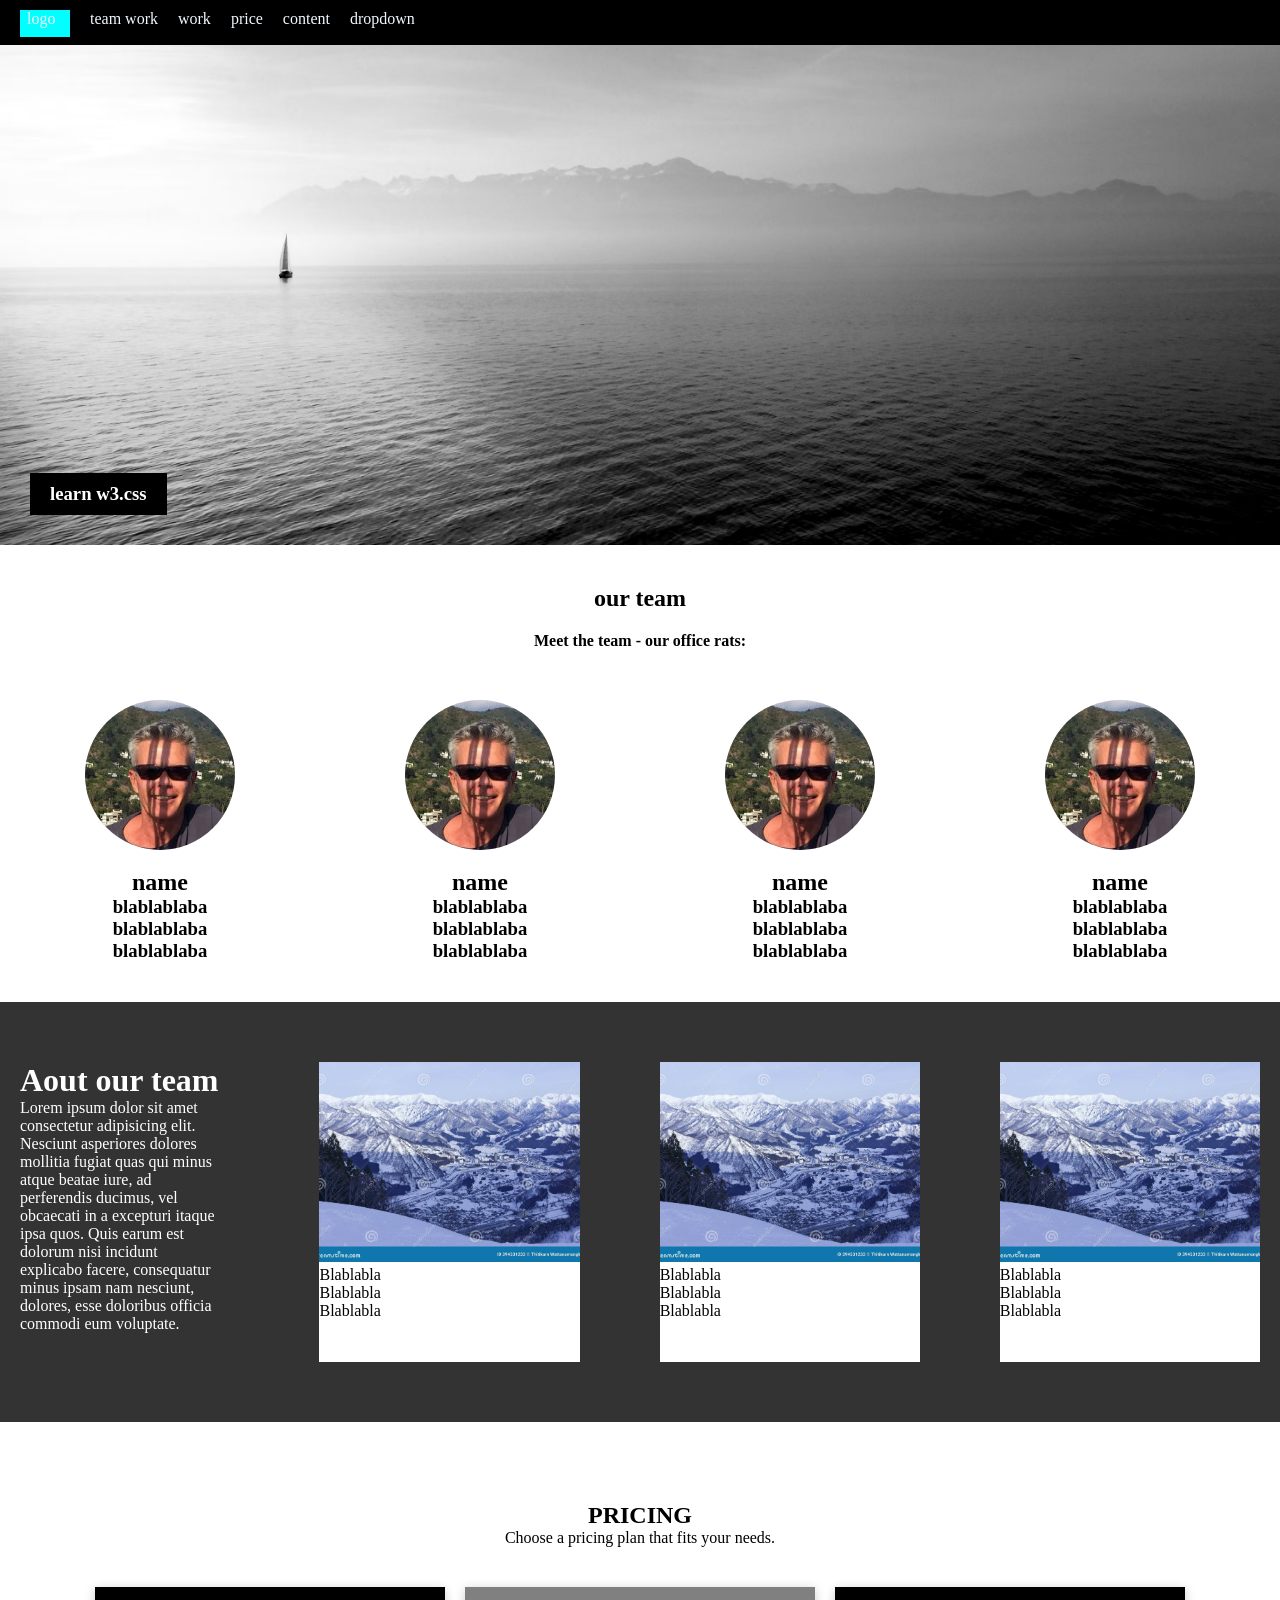
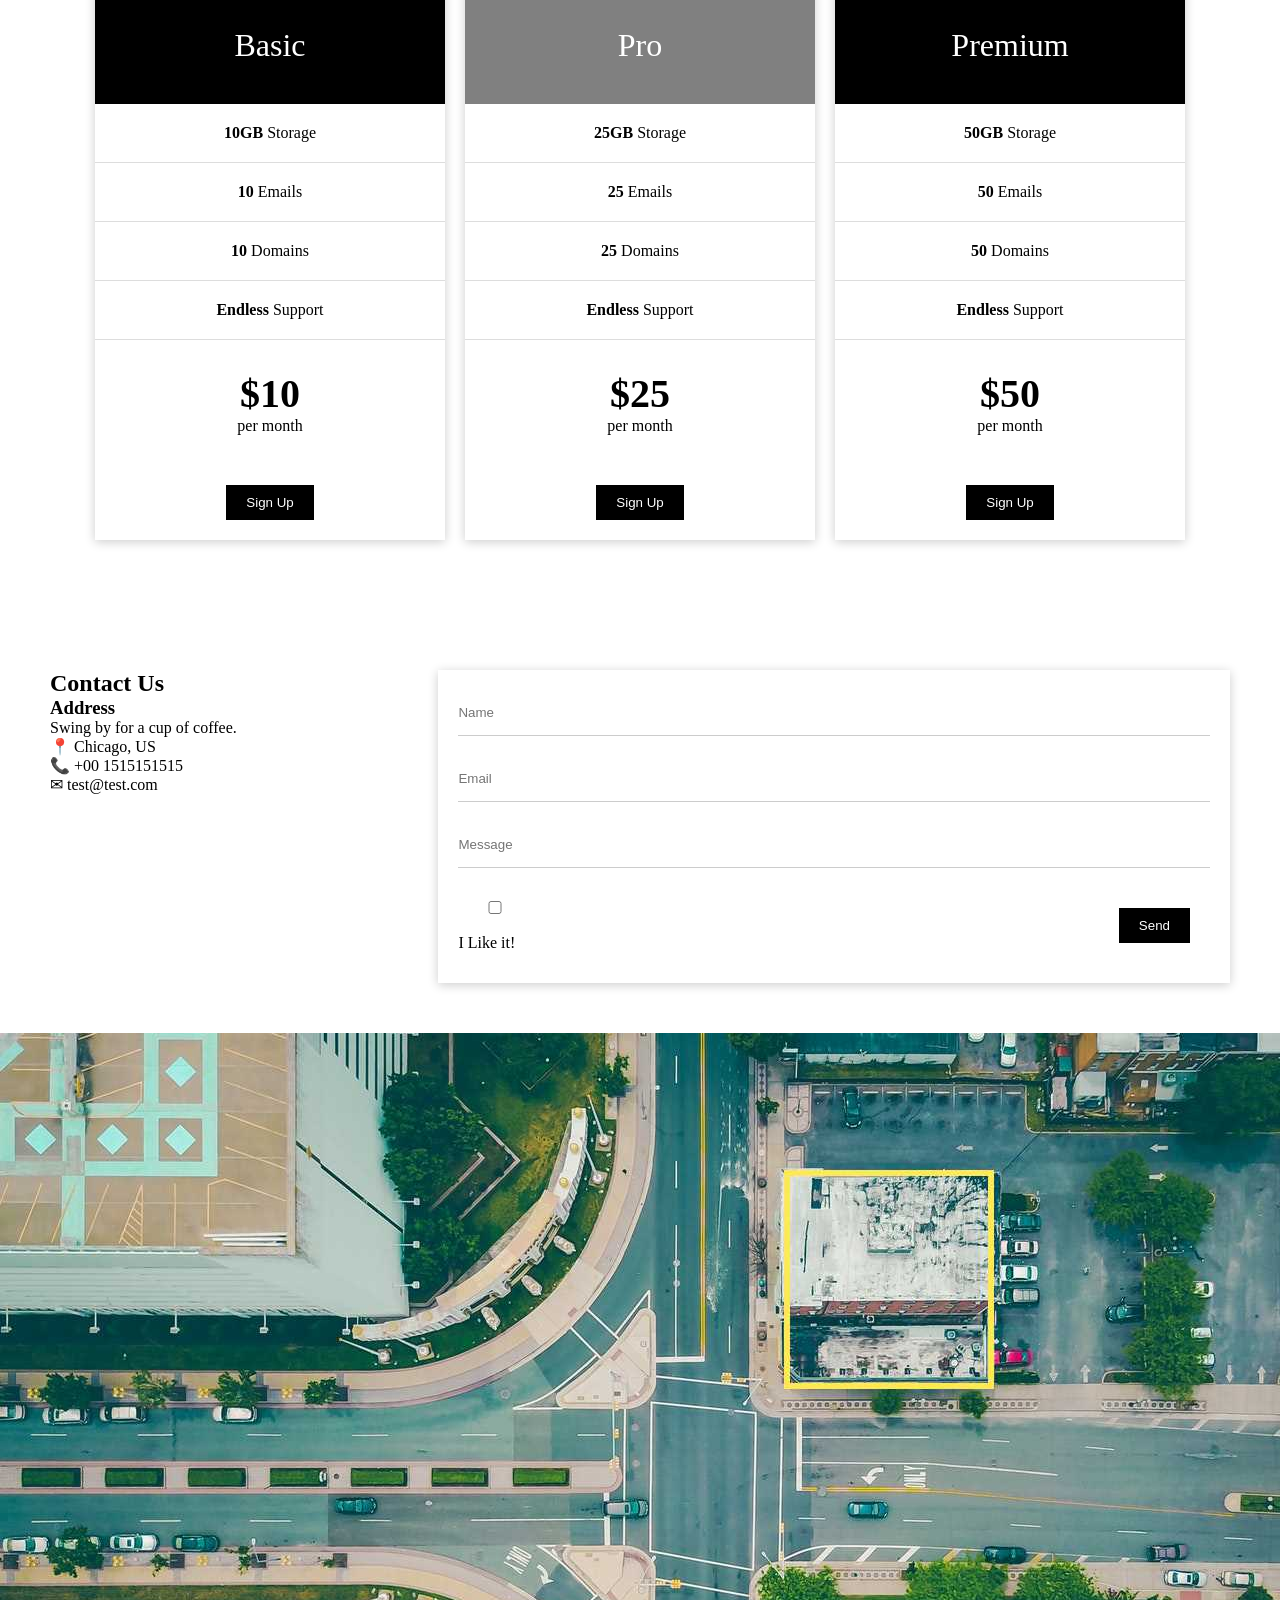
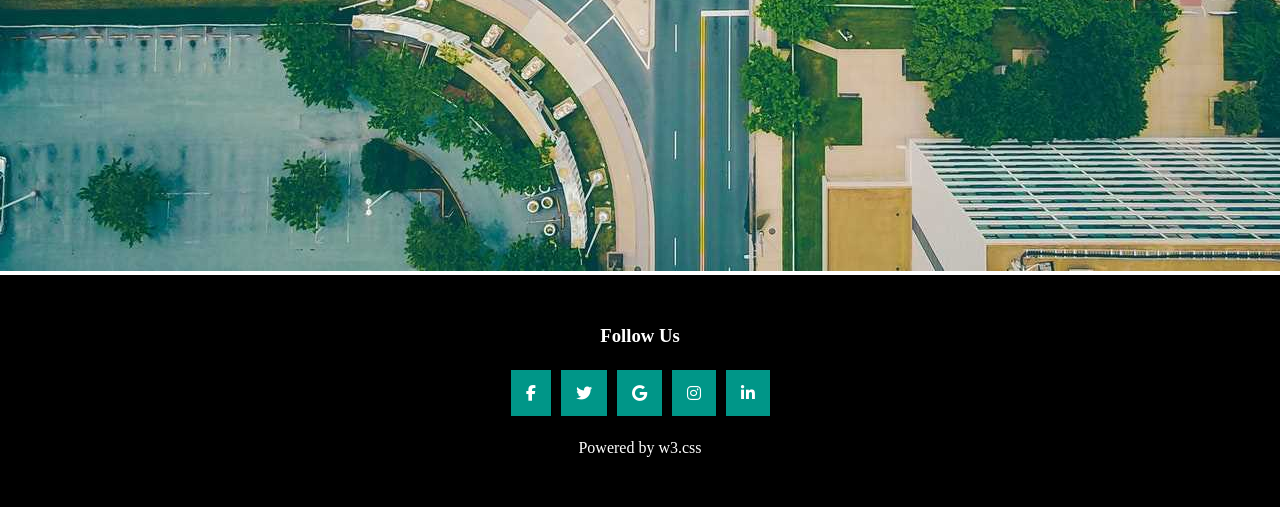
<file: PRTFOLIO/index.html>
<!DOCTYPE html>
<html lang="en">
<head>
    <meta charset="UTF-8">
    <meta name="viewport" content="width=device-width, initial-scale=1.0">
    <link rel="stylesheet" href="style.css">
    
    <title>Document</title>
</head>
<body>
    <!-- hader_barrr -->
  <header>   
    <div class="hader">
    <nav>
        <div  class="right" id="logo">logo</div>
        <div class="right">team work</div>
        <div class="right">work</div>
        <div class="right">price</div>
        <div class="right">content</div>
        <div class="right">dropdown</div>
        

    </nav>
   </div>
  </header>




<!-- sec_imge -->
<div class="hero">
    <div id="buton"><h3>learn w3.css</h3></div>
</div>  

<div class="ourwork">
    <div class="first">
        <h2>our team</h2>
    </div>
    <div class="sec">
        <h4>Meet the team - our office rats:</h4>
    </div>
    <div class="introduction">
        <div class="membwe">
            <img src="images.jpg" alt="images">
            <h1>name</h1>
            <h3>blablablaba</h3>
            <h3>blablablaba</h3>
            <h3>blablablaba</h3>
        </div>
       <div class="membwe">
            <img src="images.jpg" alt="images">
            <h1>name</h1>
            <h3>blablablaba</h3>
            <h3>blablablaba</h3>
            <h3>blablablaba</h3>        </div>
        <div class="membwe">
            <img src="images.jpg" alt="images">
            <h1>name</h1>
            <h3>blablablaba</h3>
            <h3>blablablaba</h3>
            <h3>blablablaba</h3>
        </div>
        <div class="membwe">
            <img src="images.jpg" alt="images">
            <h1>name</h1>
            <h3>blablablaba</h3>
            <h3>blablablaba</h3>
            <h3>blablablaba</h3>
        </div>
        
    </div>
</div>


<!-- our work -->

<div class="work">
    <div class="about">
        <h1>Aout our team</h1>
        <p>
           Lorem ipsum dolor sit amet consectetur adipisicing elit. Nesciunt asperiores dolores mollitia fugiat quas qui minus atque beatae iure, ad perferendis ducimus, vel obcaecati in a excepturi itaque ipsa quos. Quis earum est dolorum nisi incidunt explicabo facere, consequatur minus ipsam nam nesciunt, dolores, esse doloribus officia commodi eum voluptate.

        </p>
    </div>
    <div class="customer">
        <img src="img-snow-covered-mountain-landscape-vast-forest-view-scenic-winter-panorama-ski-resort-ideal-travel-blogs-nature-394531233.jpg" alt="">
            <p>Blablabla</p>
             <p>Blablabla</p>
            <p>Blablabla</p>

        </div>
        <div class="customer">
        <img src="img-snow-covered-mountain-landscape-vast-forest-view-scenic-winter-panorama-ski-resort-ideal-travel-blogs-nature-394531233.jpg" alt="">
            <p>Blablabla</p>
             <p>Blablabla</p>
            <p>Blablabla</p>

        </div>
        <div class="customer">
        <img src="img-snow-covered-mountain-landscape-vast-forest-view-scenic-winter-panorama-ski-resort-ideal-travel-blogs-nature-394531233.jpg" alt="">
            <p>Blablabla</p>
             <p>Blablabla</p>
            <p>Blablabla</p>

        </div>
        
</div>
<section class="pricing">

    <h1>PRICING</h1>
    <p>Choose a pricing plan that fits your needs.</p>

    <div class="plans">

        <div class="card">
            <div class="title">Basic</div>

            <p><b>10GB</b> Storage</p>
            <p><b>10</b> Emails</p>
            <p><b>10</b> Domains</p>
            <p><b>Endless</b> Support</p>

            <div class="price">
                <h2>$10</h2>
                <span>per month</span>
            </div>

            <button>Sign Up</button>
        </div>

        <div class="card pro">
            <div class="title">Pro</div>

            <p><b>25GB</b> Storage</p>
            <p><b>25</b> Emails</p>
            <p><b>25</b> Domains</p>
            <p><b>Endless</b> Support</p>

            <div class="price">
                <h2>$25</h2>
                <span>per month</span>
            </div>

            <button>Sign Up</button>
        </div>

        <div class="card">
            <div class="title">Premium</div>

            <p><b>50GB</b> Storage</p>
            <p><b>50</b> Emails</p>
            <p><b>50</b> Domains</p>
            <p><b>Endless</b> Support</p>

            <div class="price">
                <h2>$50</h2>
                <span>per month</span>
            </div>

            <button>Sign Up</button>
        </div>

    </div>

</section>

<section class="contact">

    <div class="contact-info">
        <h2>Contact Us</h2>

        <h3>Address</h3>

        <p>Swing by for a cup of coffee.</p>

        <p>📍 Chicago, US</p>
        <p>📞 +00 1515151515</p>
        <p>✉ test@test.com</p>
    </div>

    <div class="contact-form">

        <input type="text" placeholder="Name">

        <input type="email" placeholder="Email">

        <input type="text" placeholder="Message">

        <div class="bottom">
            <label>
                <input type="checkbox">
                I Like it!
            </label>

            <button>Send</button>
        </div>

    </div>

</section>

<img src="map.jpg" alt="imge">

<link rel="stylesheet"
href="https://cdnjs.cloudflare.com/ajax/libs/font-awesome/6.5.1/css/all.min.css">
<footer>
    <h3>Follow Us</h3>

    <div class="social">
        <i class="fa-brands fa-facebook-f"></i>
        <i class="fa-brands fa-twitter"></i>
        <i class="fa-brands fa-google"></i>
        <i class="fa-brands fa-instagram"></i>
        <i class="fa-brands fa-linkedin-in"></i>
    </div>

    <p>Powered by w3.css</p>
</footer>
  
</body>
</html>
</file>
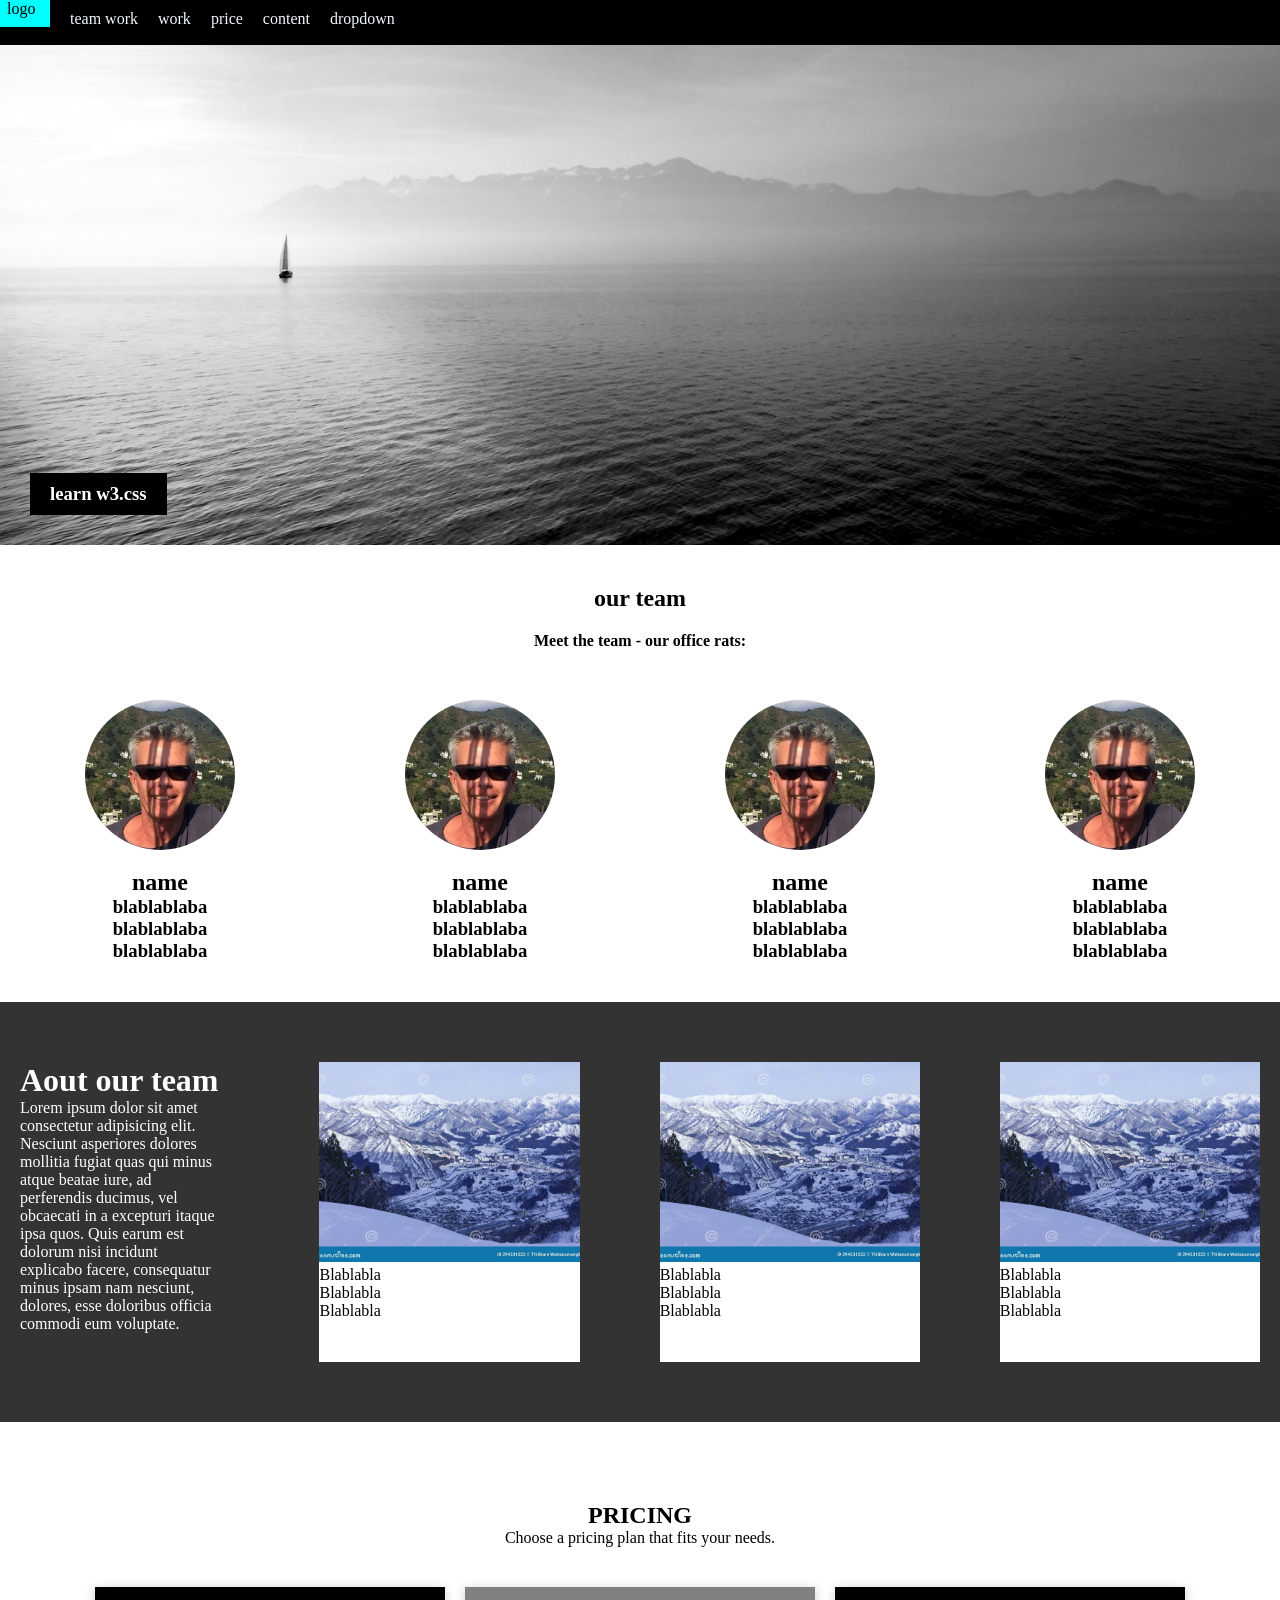
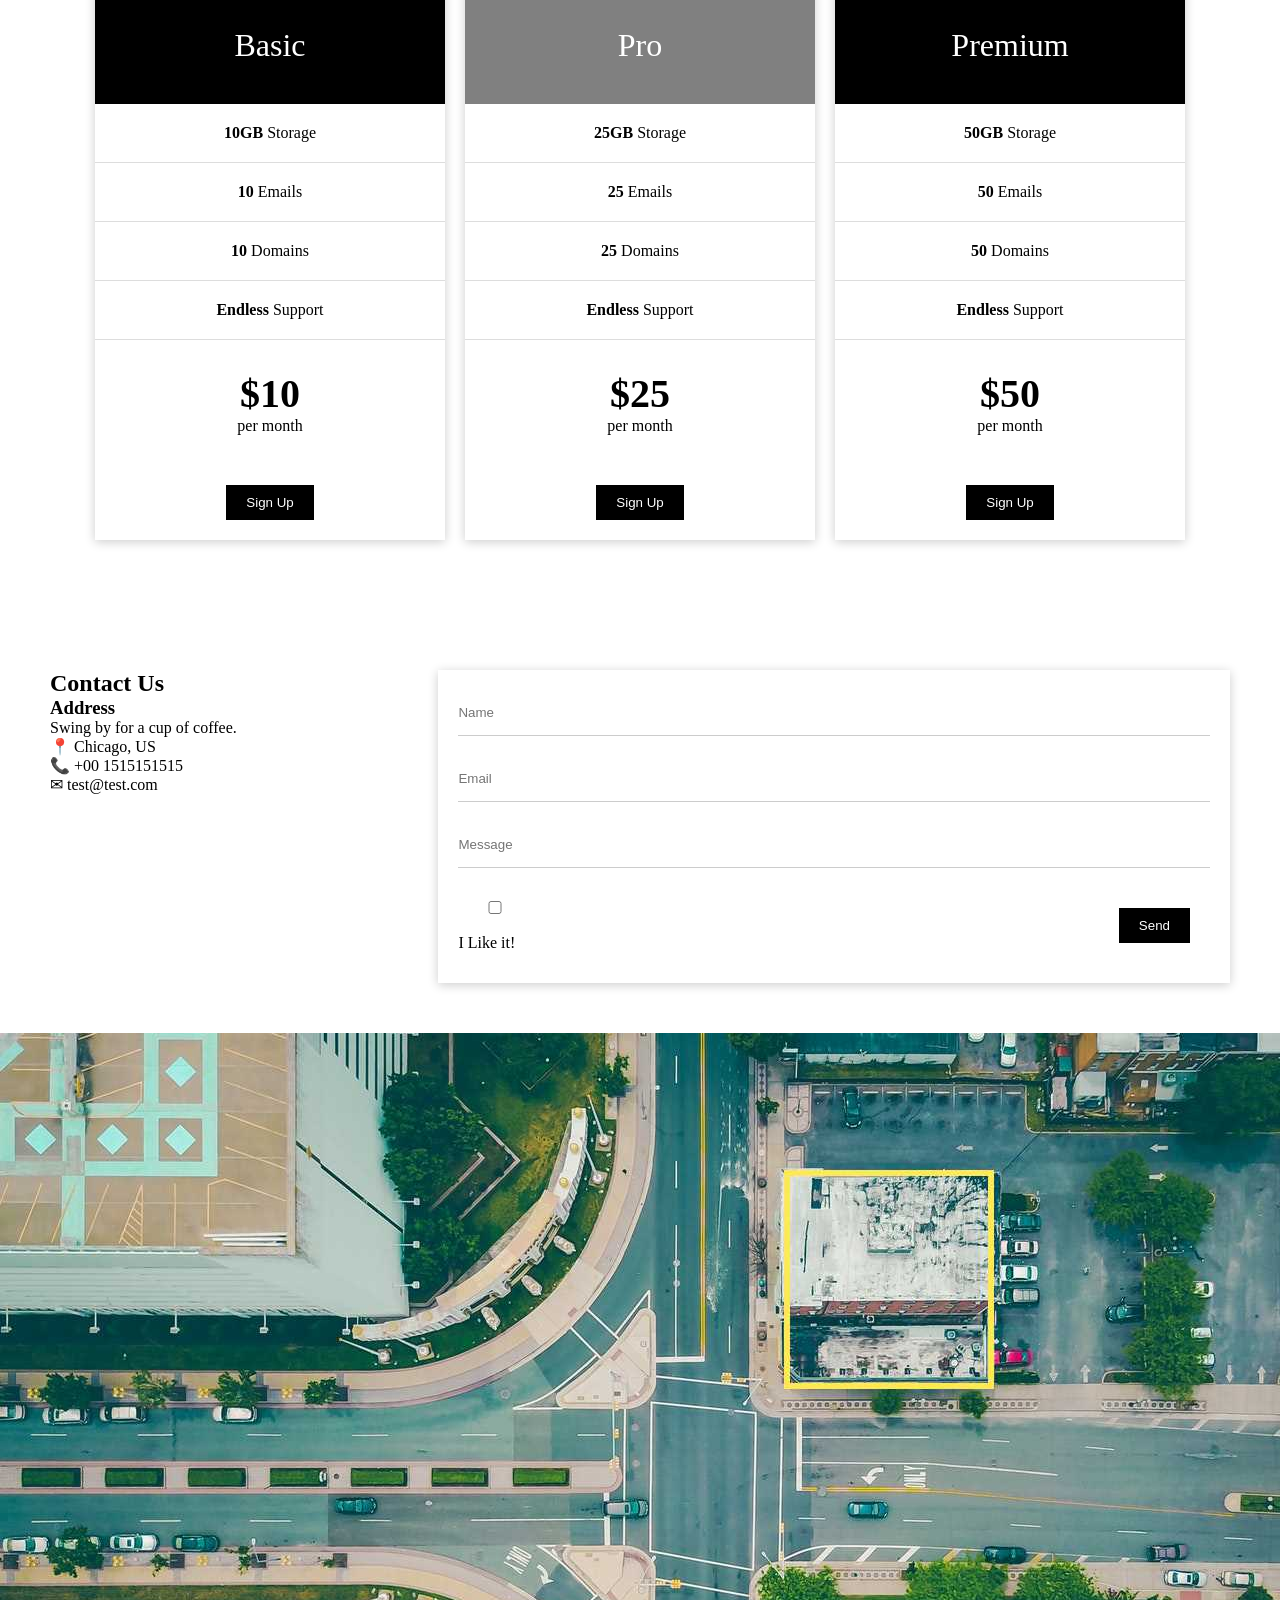
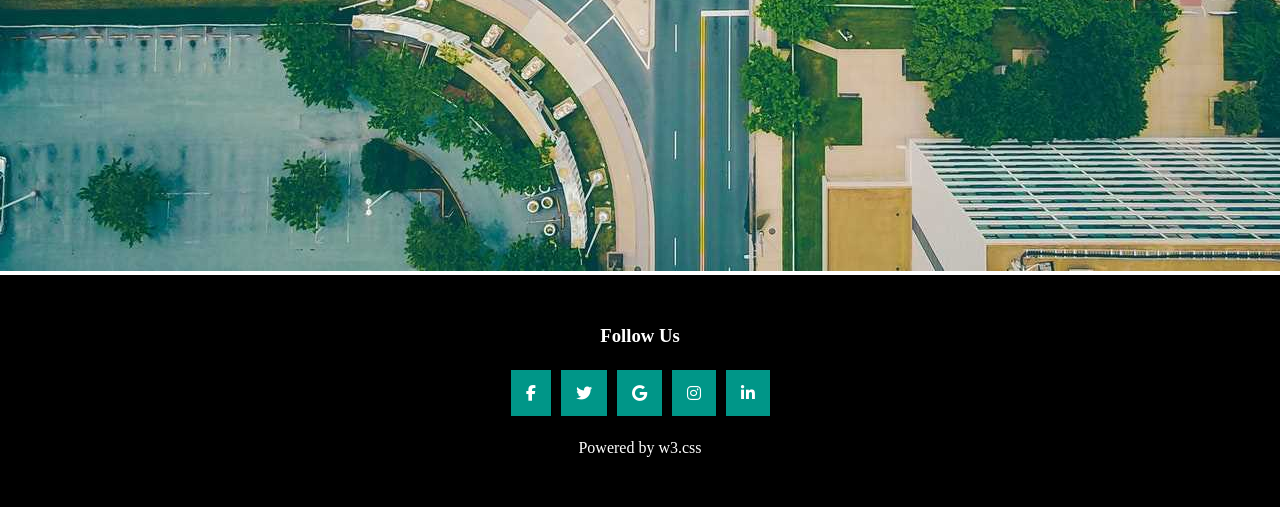
<file: task 1 w3 school/index.html>
<!DOCTYPE html>
<html lang="en">
<head>
    <meta charset="UTF-8">
    <meta name="viewport" content="width=device-width, initial-scale=1.0">
    <link rel="stylesheet" href="style.css">
    
    <title>Document</title>
</head>
<body>
    <!-- hader_barrr -->
  <header>   
    <div class="hader">
    <nav>
    <div id="logo">logo</div>

    <div class="menu">
        ☰
    </div>

    <div class="right">team work</div>
    <div class="right">work</div>
    <div class="right">price</div>
    <div class="right">content</div>
    <div class="right">dropdown</div>
</nav>
   </div>
  </header>




<!-- sec_imge -->
<div class="hero">
    <div id="buton"><h3>learn w3.css</h3></div>
</div>  

<div class="ourwork">
    <div class="first">
        <h2>our team</h2>
    </div>
    <div class="sec">
        <h4>Meet the team - our office rats:</h4>
    </div>
    <div class="introduction">
        <div class="membwe">
            <img src="images.jpg" alt="images">
            <h1>name</h1>
            <h3>blablablaba</h3>
            <h3>blablablaba</h3>
            <h3>blablablaba</h3>
        </div>
       <div class="membwe">
            <img src="images.jpg" alt="images">
            <h1>name</h1>
            <h3>blablablaba</h3>
            <h3>blablablaba</h3>
            <h3>blablablaba</h3>        </div>
        <div class="membwe">
            <img src="images.jpg" alt="images">
            <h1>name</h1>
            <h3>blablablaba</h3>
            <h3>blablablaba</h3>
            <h3>blablablaba</h3>
        </div>
        <div class="membwe">
            <img src="images.jpg" alt="images">
            <h1>name</h1>
            <h3>blablablaba</h3>
            <h3>blablablaba</h3>
            <h3>blablablaba</h3>
        </div>
        
    </div>
</div>


<!-- our work -->

<div class="work">
    <div class="about">
        <h1>Aout our team</h1>
        <p>
           Lorem ipsum dolor sit amet consectetur adipisicing elit. Nesciunt asperiores dolores mollitia fugiat quas qui minus atque beatae iure, ad perferendis ducimus, vel obcaecati in a excepturi itaque ipsa quos. Quis earum est dolorum nisi incidunt explicabo facere, consequatur minus ipsam nam nesciunt, dolores, esse doloribus officia commodi eum voluptate.

        </p>
    </div>
    <div class="customer">
        <img src="img-snow-covered-mountain-landscape-vast-forest-view-scenic-winter-panorama-ski-resort-ideal-travel-blogs-nature-394531233.jpg" alt="">
            <p>Blablabla</p>
             <p>Blablabla</p>
            <p>Blablabla</p>

        </div>
        <div class="customer">
        <img src="img-snow-covered-mountain-landscape-vast-forest-view-scenic-winter-panorama-ski-resort-ideal-travel-blogs-nature-394531233.jpg" alt="">
            <p>Blablabla</p>
             <p>Blablabla</p>
            <p>Blablabla</p>

        </div>
        <div class="customer">
        <img src="img-snow-covered-mountain-landscape-vast-forest-view-scenic-winter-panorama-ski-resort-ideal-travel-blogs-nature-394531233.jpg" alt="">
            <p>Blablabla</p>
             <p>Blablabla</p>
            <p>Blablabla</p>

        </div>
        
</div>
<section class="pricing">

    <h1>PRICING</h1>
    <p>Choose a pricing plan that fits your needs.</p>

    <div class="plans">

        <div class="card">
            <div class="title">Basic</div>

            <p><b>10GB</b> Storage</p>
            <p><b>10</b> Emails</p>
            <p><b>10</b> Domains</p>
            <p><b>Endless</b> Support</p>

            <div class="price">
                <h2>$10</h2>
                <span>per month</span>
            </div>

            <button>Sign Up</button>
        </div>

        <div class="card pro">
            <div class="title">Pro</div>

            <p><b>25GB</b> Storage</p>
            <p><b>25</b> Emails</p>
            <p><b>25</b> Domains</p>
            <p><b>Endless</b> Support</p>

            <div class="price">
                <h2>$25</h2>
                <span>per month</span>
            </div>

            <button>Sign Up</button>
        </div>

        <div class="card">
            <div class="title">Premium</div>

            <p><b>50GB</b> Storage</p>
            <p><b>50</b> Emails</p>
            <p><b>50</b> Domains</p>
            <p><b>Endless</b> Support</p>

            <div class="price">
                <h2>$50</h2>
                <span>per month</span>
            </div>

            <button>Sign Up</button>
        </div>

    </div>

</section>

<section class="contact">

    <div class="contact-info">
        <h2>Contact Us</h2>

        <h3>Address</h3>

        <p>Swing by for a cup of coffee.</p>

        <p>📍 Chicago, US</p>
        <p>📞 +00 1515151515</p>
        <p>✉ test@test.com</p>
    </div>

    <div class="contact-form">

        <input type="text" placeholder="Name">

        <input type="email" placeholder="Email">

        <input type="text" placeholder="Message">

        <div class="bottom">
            <label>
                <input type="checkbox">
                I Like it!
            </label>

            <button>Send</button>
        </div>

    </div>

</section>

<img src="map.jpg" alt="imge">

<link rel="stylesheet"
href="https://cdnjs.cloudflare.com/ajax/libs/font-awesome/6.5.1/css/all.min.css">
<footer>
    <h3>Follow Us</h3>

    <div class="social">
        <i class="fa-brands fa-facebook-f"></i>
        <i class="fa-brands fa-twitter"></i>
        <i class="fa-brands fa-google"></i>
        <i class="fa-brands fa-instagram"></i>
        <i class="fa-brands fa-linkedin-in"></i>
    </div>

    <p>Powered by w3.css</p>
</footer>
  
</body>
</html>
</file>
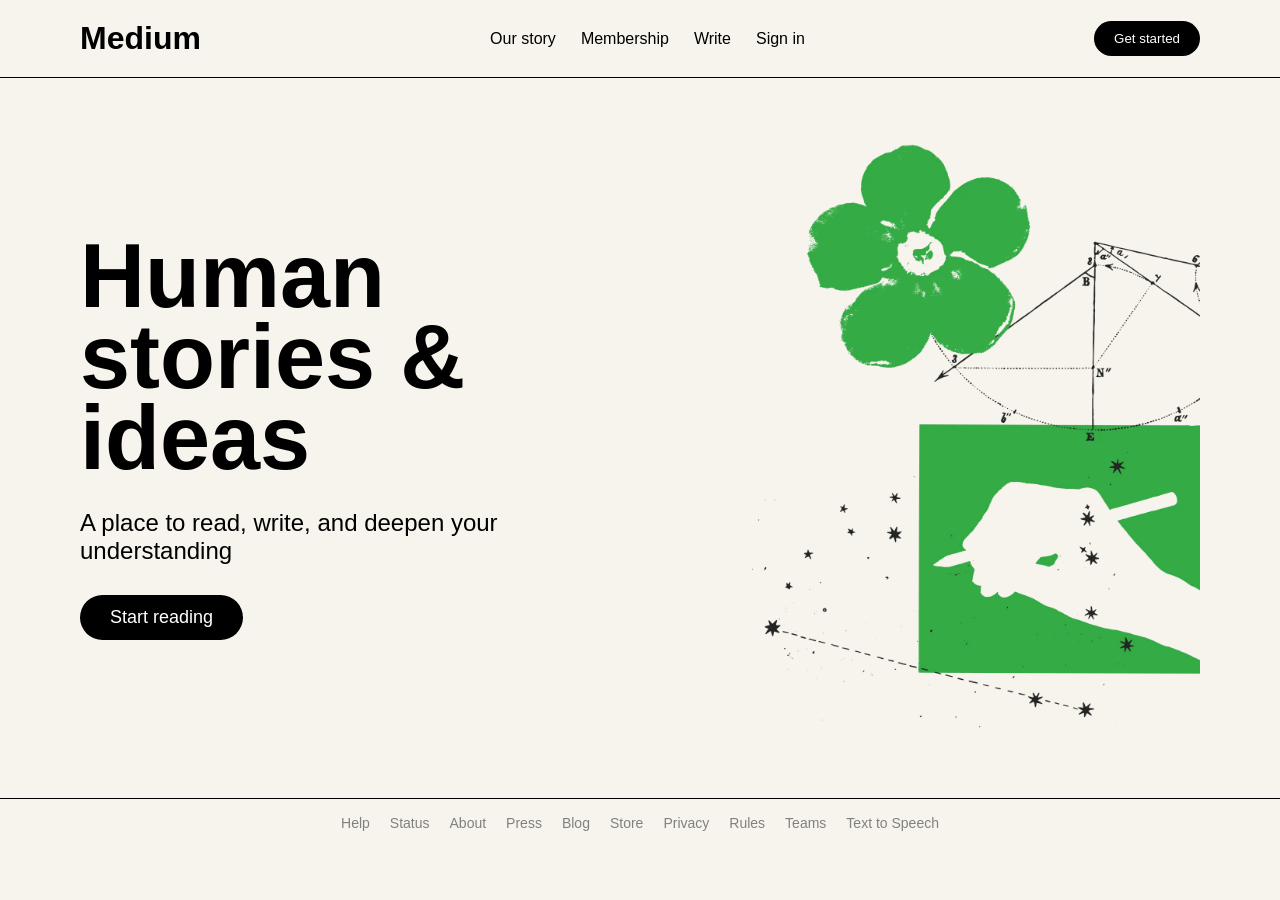
<file: task 2 medium replica/index.html>
<!DOCTYPE html>
<html lang="en">
<head>
    <meta charset="UTF-8">
    <meta name="viewport" content="width=device-width, initial-scale=1.0">
    <title>Medium Clone</title>
    <link rel="stylesheet" href="style.css">
</head>
<body>

    <!-- Navbar -->
    <header>
        <nav class="navbar">
            <div class="logo">Medium</div>

            <ul class="nav-links">
                <li><a href="#">Our story</a></li>
                <li><a href="#">Membership</a></li>
                <li><a href="#">Write</a></li>
                <li><a href="#">Sign in</a></li>
            </ul>

            <button class="btn">Get started</button>
        </nav>
    </header>

    <!-- Hero Section -->
    <section class="hero">
        <div class="text">
            <h1>Human<br>stories & ideas</h1>

            <p>
                A place to read, write, and deepen your understanding
            </p>

            <button class="start-btn">
                Start reading
            </button>
        </div>

        <div class="image">
            <img src="4_SdjkdS98aKH76I8eD0_qjw.webp" >
        </div>
    </section>

    <!-- Footer -->
    <footer>
        <ul class="footer-links">
            <li><a href="#">Help</a></li>
            <li><a href="#">Status</a></li>
            <li><a href="#" >About</a></li>
            <li><a href="#">Press</a></li>
            <li><a href="#">Blog</a></li>
            <li><a href="#">Store</a></li>
            <li><a href="#">Privacy</a></li>
            <li><a href="#">Rules</a></li>
            <li><a href="#">Teams</a></li>
            <li><a href="#">Text to Speech</a></li>
        </ul>
    </footer>

</body>
</html>
</file>
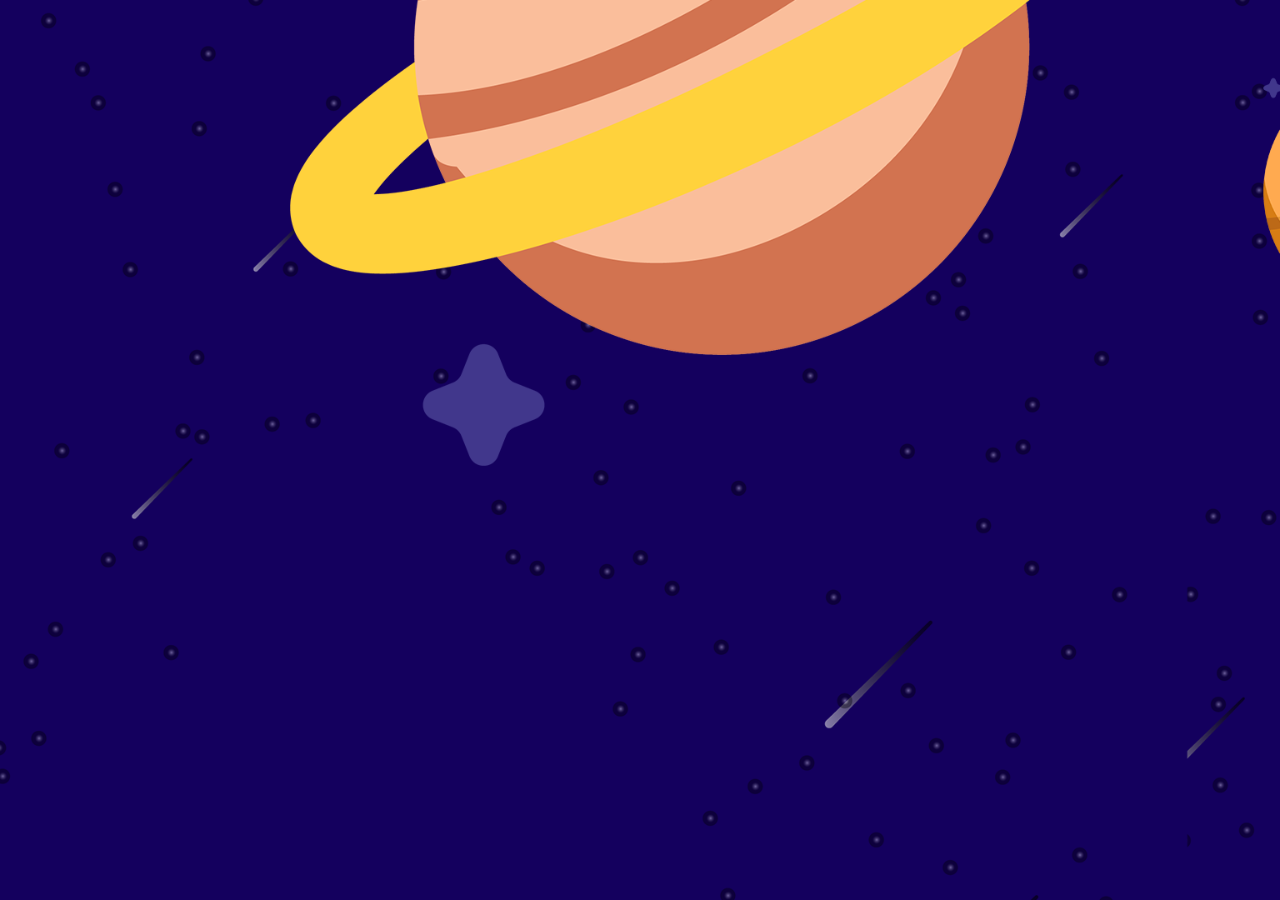
<file: task 3/Rocket/index.html>
<!DOCTYPE html>
<html lang="en">
<head>
    <meta charset="UTF-8">
    <meta name="viewport" content="width=device-width, initial-scale=1.0">
    <title>Document</title>
    <link rel="stylesheet" href="style.css">
</head>
<body>
    <div class="container">
        <div class="rocket">
            <img src="./img/rocket.png">
        </div>
        <div class="cody">
            <img src="./img/Cody.png">
        </div>
    </div>
</body>
</html>
</file>
<file: PRTFOLIO/style.css>
nav{
    display: flex;
    background-color: black;
    height: 45px;
   
    
}
*{
    padding: 0;
    margin: 0;
    box-sizing: border-box;
}
#logo{
    background-color: aqua;
    padding-left: 7px;
    height: 27px;
    width: 50px;
}
.right{
    margin-top: 10px;
    margin-left: 20px;
    color: aliceblue;
    justify-content: center;
    align-items: center;

}
.hero{
    height: 500px;
    background-image: url("photo-1414073875831-b47709631146.avif");
    background-size: cover;
    background-position: center;
    background-repeat: no-repeat;

    position: relative;
}

#buton{
    position: absolute;
    bottom: 30px;
    left: 30px;

    background-color: black;
    color: white;
    padding: 10px 20px;
}
.ourwork{
    margin-top: 40px;
    margin-bottom: 40px;
}
.first,
.sec{
    text-align: center;
    margin-top: 20px;
}

.introduction{
    display: flex;
    justify-content: space-around;
    align-items: center;
    margin-top: 50px;
    flex-wrap: wrap;
}

.membwe{
    text-align: center;
    width: 250px;
}

.membwe img{
    width: 150px;
    height: 150px;
    border-radius: 50%;
    object-fit: cover;
}

.membwe h1{
    margin-top: 15px;
    font-size: 24px;
}

.membwe h2{
    margin-top: 10px;
    font-size: 18px;
    font-weight: normal;
    color: gray;
}




.work{
    display:flex;
    background-color:#333;
    padding:60px 20px;
    gap:80px;
}
.about{
    display: block;
    width: 250px;
    color: white    ;
    height: 300px;
    padding-right: 20px;
    
}
.customer{
    width:300px;
    background:white;
    height:auto;
}
.customer img{
    width:100%;
    height:200px;
    object-fit:cover;
}

.customer h3{
    color: black;
}
.pricing{
    padding:80px 20px;
    text-align:center;
}

.plans{
    display:flex;
    justify-content:center;
    gap:20px;
    margin-top:40px;
}

.card{
    width:350px;
    background:white;
    box-shadow:0 2px 10px rgba(0,0,0,.2);
}

.title{
    background:black;
    color:white;
    padding:40px;
    font-size:32px;
}

.pro .title{
    background:gray;
}

.card p{
    padding:20px;
    border-bottom:1px solid #ddd;
}

.price{
    padding:30px;
}

.price h2{
    font-size:40px;
}

button{
    margin:20px;
    padding:12px 30px;
    background:#009688;
    color:white;
    border:none;
    cursor:pointer;
}
.contact{
    display:flex;
    justify-content:space-between;
    padding:50px;
    gap:50px;
}

.contact-info{
    width:30%;
}

.contact-form{
    width:70%;
    background:white;
    padding:20px;
    box-shadow:0 2px 10px rgba(0,0,0,.2);
}

.contact-form input{
    width:100%;
    border:none;
    border-bottom:1px solid #ccc;
    padding:15px 0;
    margin-bottom:20px;
}

.bottom{
    display:flex;
    justify-content:space-between;
    align-items:center;
}

button{
    background:black;
    color:white;
    border:none;
    padding:10px 20px;
}
footer{
    background:black;
    color:white;
    text-align:center;
    padding:50px 0;
}

.social{
    margin:20px 0;
}

.social i{
    background:#009688;
    padding:15px;
    margin:3px;
    cursor:pointer;
}

.social i:hover{
    opacity:0.8;
}
</file>
<file: task 1 w3 school/style.css>
nav{
    display: flex;
    background-color: black;
    height: 45px;
   
    
}
.menu{
    display:none;
    color:white;
}


*{
    padding: 0;
    margin: 0;
    box-sizing: border-box;
}
#logo{
    background-color: aqua;
    padding-left: 7px;
    height: 27px;
    width: 50px;
}
.right{
    margin-top: 10px;
    margin-left: 20px;
    color: aliceblue;
    justify-content: center;
    align-items: center;

}
.hero{
    height: 500px;
    background-image: url("photo-1414073875831-b47709631146.avif");
    background-size: cover;
    background-position: center;
    background-repeat: no-repeat;

    position: relative;
}

#buton{
    position: absolute;
    bottom: 30px;
    left: 30px;

    background-color: black;
    color: white;
    padding: 10px 20px;
}
.ourwork{
    margin-top: 40px;
    margin-bottom: 40px;
}
.first,
.sec{
    text-align: center;
    margin-top: 20px;
}

.introduction{
    display: flex;
    justify-content: space-around;
    align-items: center;
    margin-top: 50px;
    flex-wrap: wrap;
}

.membwe{
    text-align: center;
    width: 250px;
}

.membwe img{
    width: 150px;
    height: 150px;
    border-radius: 50%;
    object-fit: cover;
}

.membwe h1{
    margin-top: 15px;
    font-size: 24px;
}

.membwe h2{
    margin-top: 10px;
    font-size: 18px;
    font-weight: normal;
    color: gray;
}




.work{
    display:flex;
    background-color:#333;
    padding:60px 20px;
    gap:80px;
}
.about{
    display: block;
    width: 250px;
    color: white    ;
    height: 300px;
    padding-right: 20px;
    
}
.customer{
    width:300px;
    background:white;
    height:auto;
}
.customer img{
    width:100%;
    height:200px;
    object-fit:cover;
}

.customer h3{
    color: black;
}
.pricing{
    padding:80px 20px;
    text-align:center;
}

.plans{
    display:flex;
    justify-content:center;
    gap:20px;
    margin-top:40px;
}

.card{
    width:350px;
    background:white;
    box-shadow:0 2px 10px rgba(0,0,0,.2);
}

.title{
    background:black;
    color:white;
    padding:40px;
    font-size:32px;
}

.pro .title{
    background:gray;
}

.card p{
    padding:20px;
    border-bottom:1px solid #ddd;
}

.price{
    padding:30px;
}

.price h2{
    font-size:40px;
}

button{
    margin:20px;
    padding:12px 30px;
    background:#009688;
    color:white;
    border:none;
    cursor:pointer;
}
.contact{
    display:flex;
    justify-content:space-between;
    padding:50px;
    gap:50px;
}

.contact-info{
    width:30%;
}

.contact-form{
    width:70%;
    background:white;
    padding:20px;
    box-shadow:0 2px 10px rgba(0,0,0,.2);
}

.contact-form input{
    width:100%;
    border:none;
    border-bottom:1px solid #ccc;
    padding:15px 0;
    margin-bottom:20px;
}

.bottom{
    display:flex;
    justify-content:space-between;
    align-items:center;
}

button{
    background:black;
    color:white;
    border:none;
    padding:10px 20px;
}
footer{
    background:black;
    color:white;
    text-align:center;
    padding:50px 0;
}

.social{
    margin:20px 0;
}

.social i{
    background:#009688;
    padding:15px;
    margin:3px;
    cursor:pointer;
}

.social i:hover{
    opacity:0.8;
}
@media (max-width:730px){

    
    nav{
        flex-wrap:wrap;
        height:auto;
        padding:10px;
    }

    .right{
        margin:10px;
    }

    
    .hero{
        height:300px;
    }

    
    .introduction{
        flex-direction:column;
        gap:30px;
    }

    .membwe{
        width:100%;
    }

    
    .work{
        flex-direction:column;
        gap:20px;
    }

    .about{
        width:100%;
        height:auto;
    }

    .customer{
        width:100%;
    }

    
    .plans{
        flex-direction:column;
        align-items:center;
    }

    .card{
        width:95%;
    }

    
    .contact{
        flex-direction:column;
    }

    .contact-info{
        width:100%;
    }

    .contact-form{
        width:100%;
    }

    
    img[src="map.jpg"]{
        width:100%;
        height:auto;
    }
}
</file>
<file: task 2 medium replica/style.css>
*{
    margin:0;
    padding:0;
    box-sizing:border-box;
}

body{
    font-family:Arial, Helvetica, sans-serif;
    background:#f7f4ed;
}

/* Navbar */

.navbar{
    display:flex;
    justify-content:space-between;
    align-items:center;
    padding:20px 80px;
    border-bottom:1px solid black;
}

.logo{
    font-size:32px;
    font-weight:bold;
}

.nav-links{
    display:flex;
    list-style:none;
    gap:25px;
}

.nav-links a{
    text-decoration:none;
    color:black;
}

.btn{
    background:black;
    color:white;
    border:none;
    padding:10px 20px;
    border-radius:20px;
    cursor:pointer;
}

/* Hero */

.hero{
    display:flex;
    justify-content:space-between;
    align-items:center;
    padding:60px 80px;
    min-height:80vh;
}

.text{
    width:50%;
}

.text h1{
    font-size:90px;
    line-height:0.9;
    margin-bottom:30px;
}

.text p{
    font-size:24px;
    margin-bottom:30px;
}

.start-btn{
    background:black;
    color:white;
    border:none;
    padding:12px 30px;
    border-radius:25px;
    font-size:18px;
    cursor:pointer;
}

.image{
    width:40%;
}

.image img{
    width:100%;
}

/* Footer */

footer{
    border-top:1px solid black;
    padding:15px 0;
}

.footer-links{
    display:flex;
    justify-content:center;
    gap:20px;
    list-style:none;
    flex-wrap:wrap;
}

.footer-links a{
    text-decoration:none;
    color:gray;
    font-size:14px;
}


@media (max-width:700px) {
    .nav-links{
        display: none;
    }
    .navbar{
        padding: 15px,20px;

    }
    .image{
        display: none;
    }
    .start-btn{
        background-color: greenyellow;
    }

    .footer-links{
        display: none;
    }
    .footer-links{
        display: flex;
        justify-content: center;
        gap: 15px;
        flex-wrap: wrap;
    }

    .footer-links li:nth-child(n+5){
        display: none;
    }
    
}
</file>
<file: task 3/Rocket/style.css>
*{
    margin: 0;
    padding: 0;
}
.container{
    /* border: 2px solid red; */
    height: 100vh;
    width: 100vw;

    background-image: url("./img/Space.png");
    background-color: rgb(20, 0, 94);
    animation-name: bgMove;
    animation-duration: 6s;
    animation-fill-mode: forwards;
    background-size: cover;
    
}

.rocket{
    height: 200px;
    width: 200px;
    position: absolute;
    left: 350px;
    bottom: 150px;
    transform: rotate(45deg);

    animation: rocketMove 2s linear 3,
               rocketRotate 1s ease-in-out 11s forwards,
               rocketFlyAway 1s ease-in 12s forwards;
}

.rocket img{
    height: 100%;
    width: 100%;
}


@keyframes bgMove{
    100%{
        background-position: -50000px;
    }
}

@keyframes rocketMove{
    0%{
        bottom: 150px;
    }
    25%{
        bottom: 200px;
    }
    50%{
        bottom: 150px;
    }
    75%{
        bottom: 100px;
    }
    100%{
        bottom: 150px;
    }
}

@keyframes rocketRotate {
    100%{
        transform: rotate(-45deg);
    }
}

@keyframes rocketFlyAway {
    0%{
        bottom: 150px;
        opacity: 1;
    }
    100%{
        bottom: 100vh;
        opacity: 0;
    }
}

.cody{
    height: 150px;
    width: 150px;
    position: absolute; 
    bottom: 150px;
    left: -400px;


    animation: codyMove 3s 6s forwards ,
               codyInRocket 1s 9.5s forwards;

}

.cody img{
    height: 100%;
      
}

@keyframes codyMove{
    100%{
        left: 300px;
    }
}

@keyframes codyInRocket{
    100%{
        left: 390px;
        transform: scale(0);
    }
}

/* Responsive adjustments */
@media (max-width: 800px){
    .rocket{
        height: 140px;
        width: 140px;
        left: 50%;
        transform: translateX(-50%) rotate(45deg);
        bottom: 100px;
    }
    .rocket img{ width: 100%; }
    .cody{
        height: 110px;
        width: 110px;
        left: 10px;
        bottom: 100px;
    }
}

@media (max-width: 420px){
    .rocket{
        height: 100px;
        width: 100px;
        bottom: 80px;
    }
    .cody{
        height: 80px;
        width: 80px;
        bottom: 80px;
    }
}
</file>
